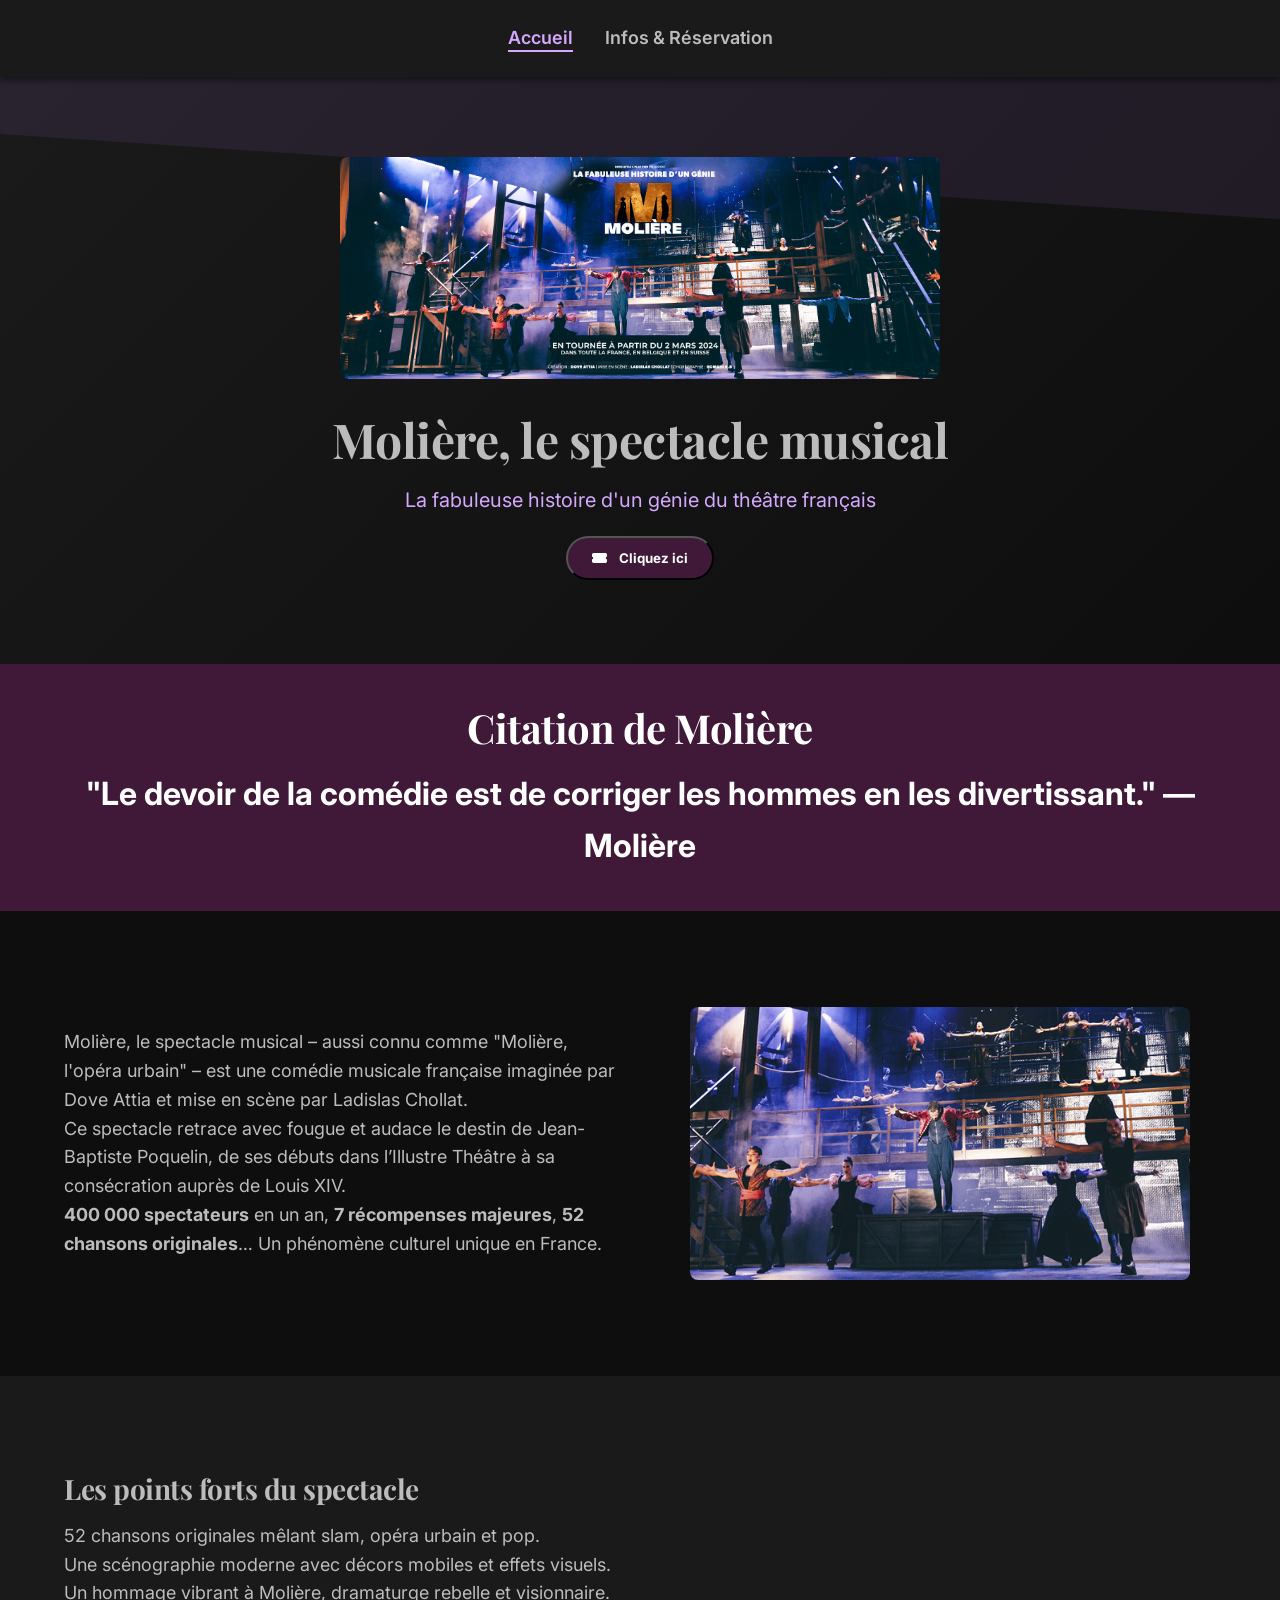
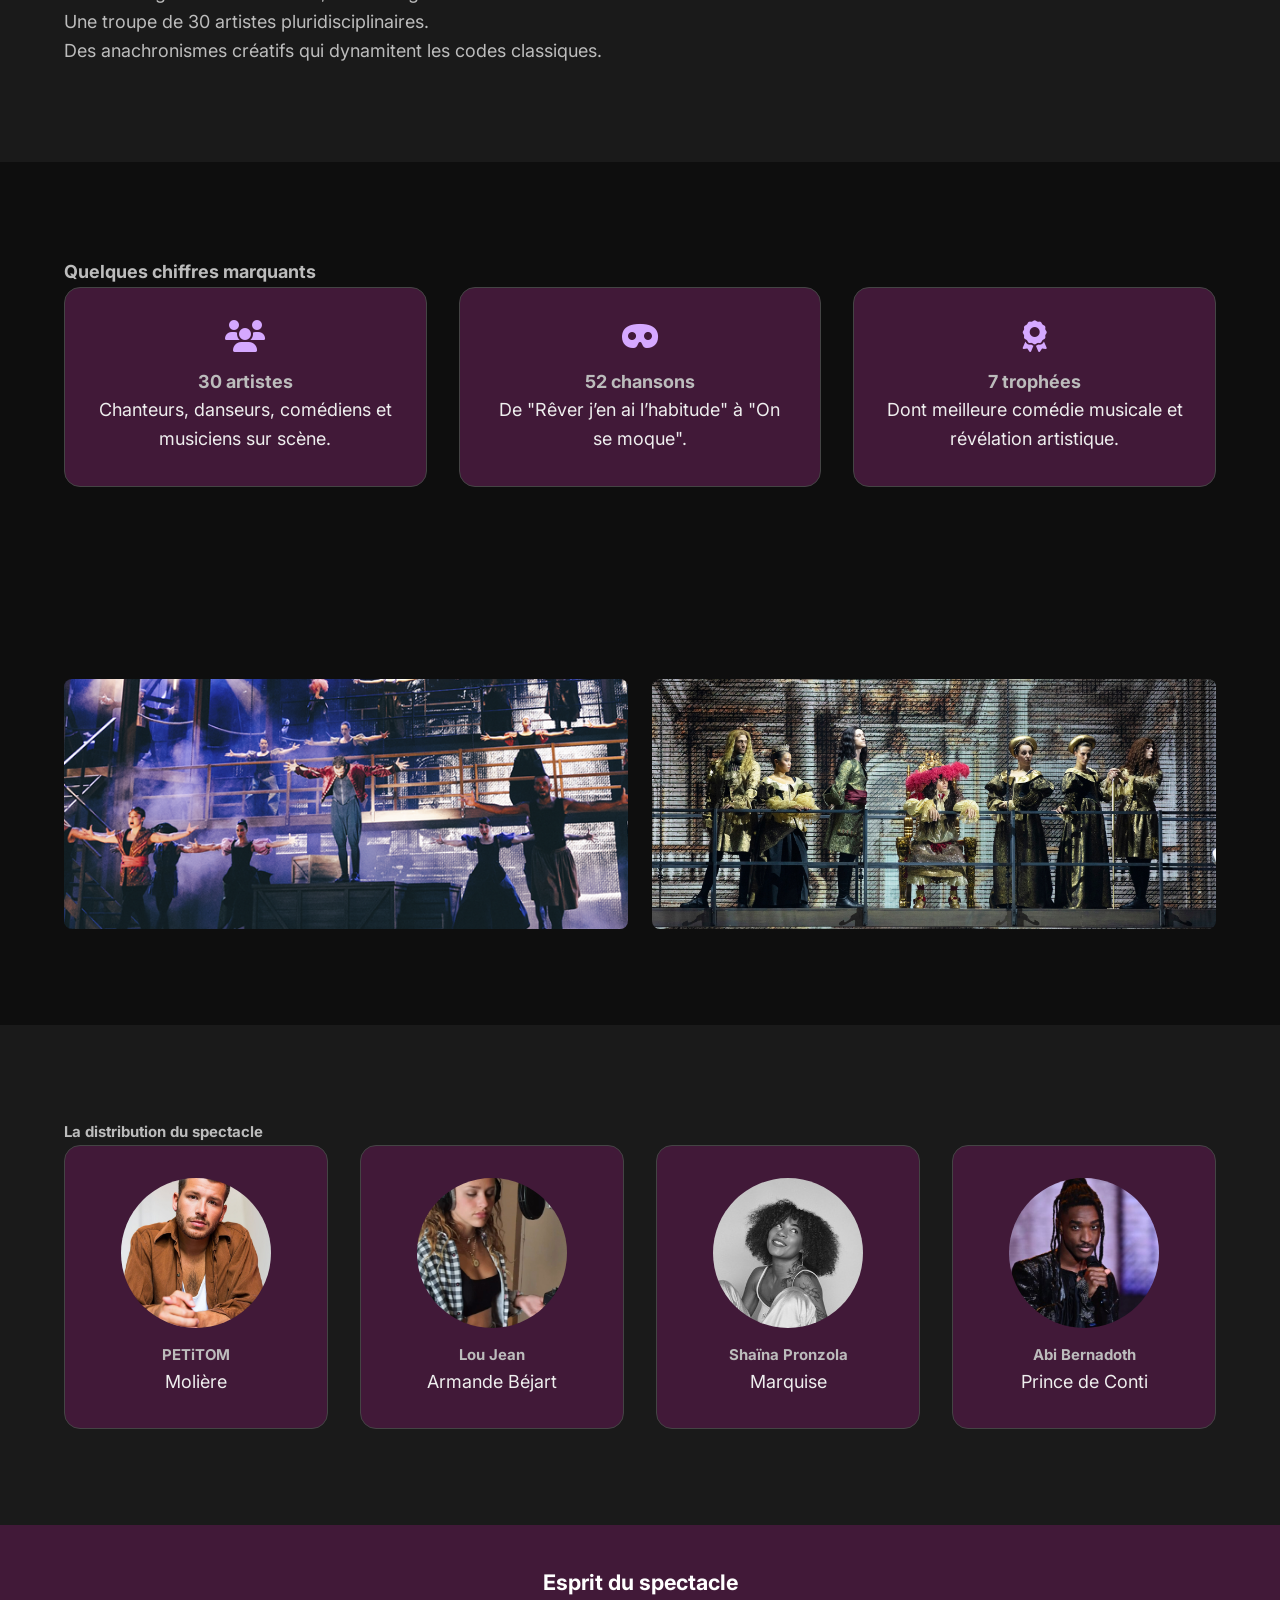
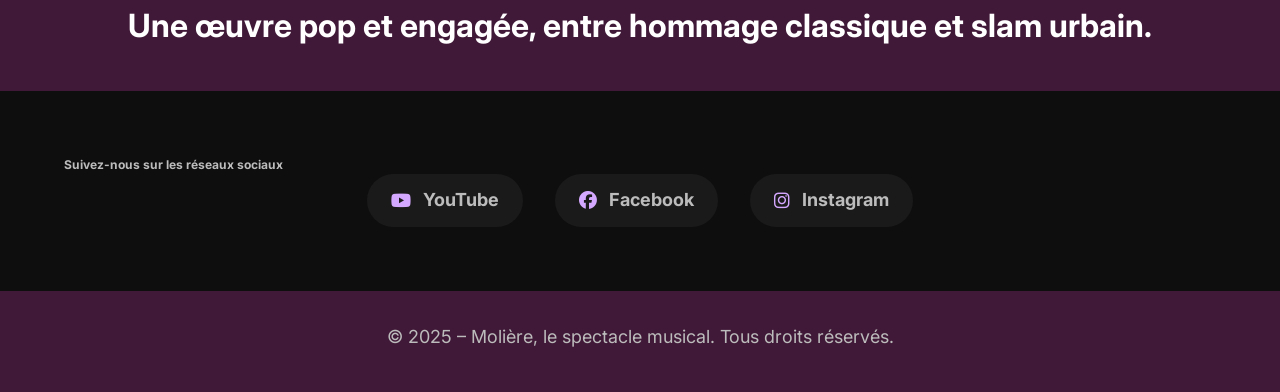
<file: index.html>
<!DOCTYPE html>
<html lang="fr">
  <head>
    <meta charset="UTF-8" />
    <meta name="viewport" content="width=device-width, initial-scale=1.0" />
    <title>Accueil – Molière, le spectacle musical</title>

    <link
      href="https://fonts.googleapis.com/css2?family=Inter:wght@400;600;700&family=Playfair+Display:wght@700&display=swap"
      rel="stylesheet"
    />

    <link rel="stylesheet" href="style.css" />
    <link
      rel="stylesheet"
      href="https://cdnjs.cloudflare.com/ajax/libs/font-awesome/6.4.0/css/all.min.css"
    />
  </head>

  <body>
    <div class="navbar">
      <div class="nav-container">
        <div>
          <a href="index.html" class="active" aria-current="page">Accueil</a>
        </div>
        <div>
          <a href="infos.html">Infos & Réservation</a>
        </div>
      </div>
    </div>

    <main id="contenu">
      <!-- Section Héros -->
      <div class="hero" role="banner">
        <div class="svg-decoration">
          <svg viewBox="0 0 1440 320" focusable="false">
            <path
              fill="#ffb347"
              fill-opacity="0.3"
              d="M0,64L1440,160L1440,0L0,0Z"
            ></path>
          </svg>
        </div>
        <div class="hero-content container">
          <img alt="en tournée a partir du 2 Mars Dans toute la france, en belgique et en suisse" src="images/moliere.png" class="hero-image" />
          <div class="hero-text">
            <h1>Molière, le spectacle musical</h1>
            <p>La fabuleuse histoire d'un génie du théâtre français</p>
            <button class="btn" aria-label="Réserver mes places">
              <i class="fas fa-ticket-alt" alt="Icône billet"></i>
              <span>Cliquez ici</span>
            </a>
          </div>
        </div>
      </div>

      <!-- Citation -->
      <div class="bandeau-citation">
        <h2 id="titre-citation">Citation de Molière</h2>
        <p>
          "Le devoir de la comédie est de corriger les hommes en les
          divertissant." — Molière
        </p>
      </div>

      <!-- Présentation du spectacle -->
      <section
        class="section-intro"
        role="region"
        aria-labelledby="titre-intro"
      >
        <div class="container grid grid-2">
          <div>
            <title id="titre-intro">
              </h3> Présentation du spectacle : Molière, rockstar du Grand Siècle </h3>
            </title>
            <p>
              Molière, le spectacle musical – aussi connu comme "Molière,
              l'opéra urbain" – est une comédie musicale française imaginée par
              Dove Attia et mise en scène par Ladislas Chollat.
            </p>
            <p>
              Ce spectacle retrace avec fougue et audace le destin de
              Jean-Baptiste Poquelin, de ses débuts dans l’Illustre Théâtre à sa
              consécration auprès de Louis XIV.
            </p>
            <p>
              <strong>400 000 spectateurs</strong> en un an,
              <strong>7 récompenses majeures</strong>,
              <strong>52 chansons originales</strong>… Un phénomène culturel
              unique en France.
            </p>
          </div>
          <img
            src="images/scene1.png"
            alt=""
            class="section-image"
          />
        </div>
      </section>

      <!-- Points forts -->
      <div
        class="section-intro alt-bg"
        role="region"
        aria-labelledby="titre-points"
      >
        <div class="container">
          <h3 id="titre-points">Les points forts du spectacle</h3>
          <p>52 chansons originales mêlant slam, opéra urbain et pop.</p>
          <p>Une scénographie moderne avec décors mobiles et effets visuels.</p>
          <p>
            Un hommage vibrant à Molière, dramaturge rebelle et visionnaire.
          </p>
          <p>Une troupe de 30 artistes pluridisciplinaires.</p>
          <p>Des anachronismes créatifs qui dynamitent les codes classiques.</p>
        </div>
      </div>

      <!-- Chiffres clés -->
      <section
        class="section-chiffres"
        role="region"
        aria-labelledby="titre-chiffres"
      >
        <div class="container">
          <h4 id="titre-chiffres">Quelques chiffres marquants</h4>
          <div class="cards">
            <div class="card">
              <i class="fas fa-users" alt="Icône utilisateurs"></i>
              <h4>30 artistes</h4>
              <p>Chanteurs, danseurs, comédiens et musiciens sur scène.</p>
            </div>
            <div class="card">
              <i class="fas fa-mask" alt="Icône masque"></i>
              <h4>52 chansons</h4>
              <p>De "Rêver j’en ai l’habitude" à "On se moque".</p>
            </div>
            <div class="card">
              <i class="fas fa-award" aria-hidden="true"></i>
              <h4>7 trophées</h4>
              <p>Dont meilleure comédie musicale et révélation artistique.</p>
            </div>
          </div>
        </div>
      </section>

      <!-- Galerie -->
      <section
        class="section-intro"
        role="region"
        aria-labelledby="titre-galerie"
      >
        <div class="container">
          <title id="titre-galerie">Galerie photos du spectacle</title>
          <div class="gallery">
            <img src="images/scene1.png" alt=""/>
            <img src="images/scene2.jpg" alt="" />
          </div>
        </div>
      </section>

      <!-- Distribution -->
      <section
        class="section-intro alt-bg"
        role="region"
        aria-labelledby="titre-distribution"
      >
        <div class="container">
          <h5 id="titre-distribution">La distribution du spectacle</h5>
          <div class="cards">
            <div class="card">
              <img
                src="images/petitom.jpg"
                alt="Portrait de PETiTOM, interprète de Molière"
              />
              <h5>PETiTOM</h5>
              <p>Molière</p>
            </div>
            <div class="card">
              <img
                src="images/loujean.png"
                alt="Portrait de Lou Jean, interprète d'Armande Béjart"
              />
              <h5>Lou Jean</h5>
              <p>Armande Béjart</p>
            </div>
            <div class="card">
              <img
                src="images/shaina.jpeg"
                alt="Portrait de Shaïna Pronzola, interprète de Marquise"
              />
              <h5>Shaïna Pronzola</h5>
              <p>Marquise</p>
            </div>
            <div class="card">
              <img
                src="images/abi.jpg"
                alt="Portrait d’Abi Bernadoth, interprète du Prince de Conti"
              />
              <h5>Abi Bernadoth</h5>
              <p>Prince de Conti</p>
            </div>
          </div>
        </div>
      </section>

      <!-- Bandeau storytelling -->
      <div class="bandeau-citation">
        <h6 id="titre-story">Esprit du spectacle</h6>
        <p>Une œuvre pop et engagée, entre hommage classique et slam urbain.</p>
      </div>

      <!-- Réseaux sociaux -->
      <section
        class="section-reseaux"
        role="region"
        aria-labelledby="titre-reseaux"
      >
        <div class="container">
          <h6 id="titre-reseaux">Suivez-nous sur les réseaux sociaux</h6>
          <div class="reseaux-links">
            <a
              href="https://www.youtube.com/channel/UCc5t5wb25TAO4bCA1d8yMrQ"
              target="_blank"
              rel="noopener noreferrer"
              aria-label="Chaîne YouTube officielle du spectacle Molière"
            >
              <i class="fab fa-youtube" alt="Icône YouTube"></i> YouTube
            </a>
            <a
              href="https://www.facebook.com/moliereloperaurbain/?locale=fr_FR"
              target="_blank"
              rel="noopener noreferrer"
              aria-label="Page Facebook officielle du spectacle Molière"
            >
              <i class="fab fa-facebook" alt="Icône Facebook"></i> Facebook
            </a>
            <a
              href="https://www.instagram.com/molierelespectaclemusical/"
              target="_blank"
              rel="noopener noreferrer"
              aria-label="Profil Instagram du spectacle Molière"
            >
              <i class="fab fa-instagram" alt="Icône Instagram"></i> Instagram
            </a>
          </div>
        </div>
      </section>
    </main>

    <div class="footer">
      <div class="container">
        <p>
          &copy; 2025 – Molière, le spectacle musical. Tous droits réservés.
        </p>
      </div>
    </div>
  </body>
</html>
</file>
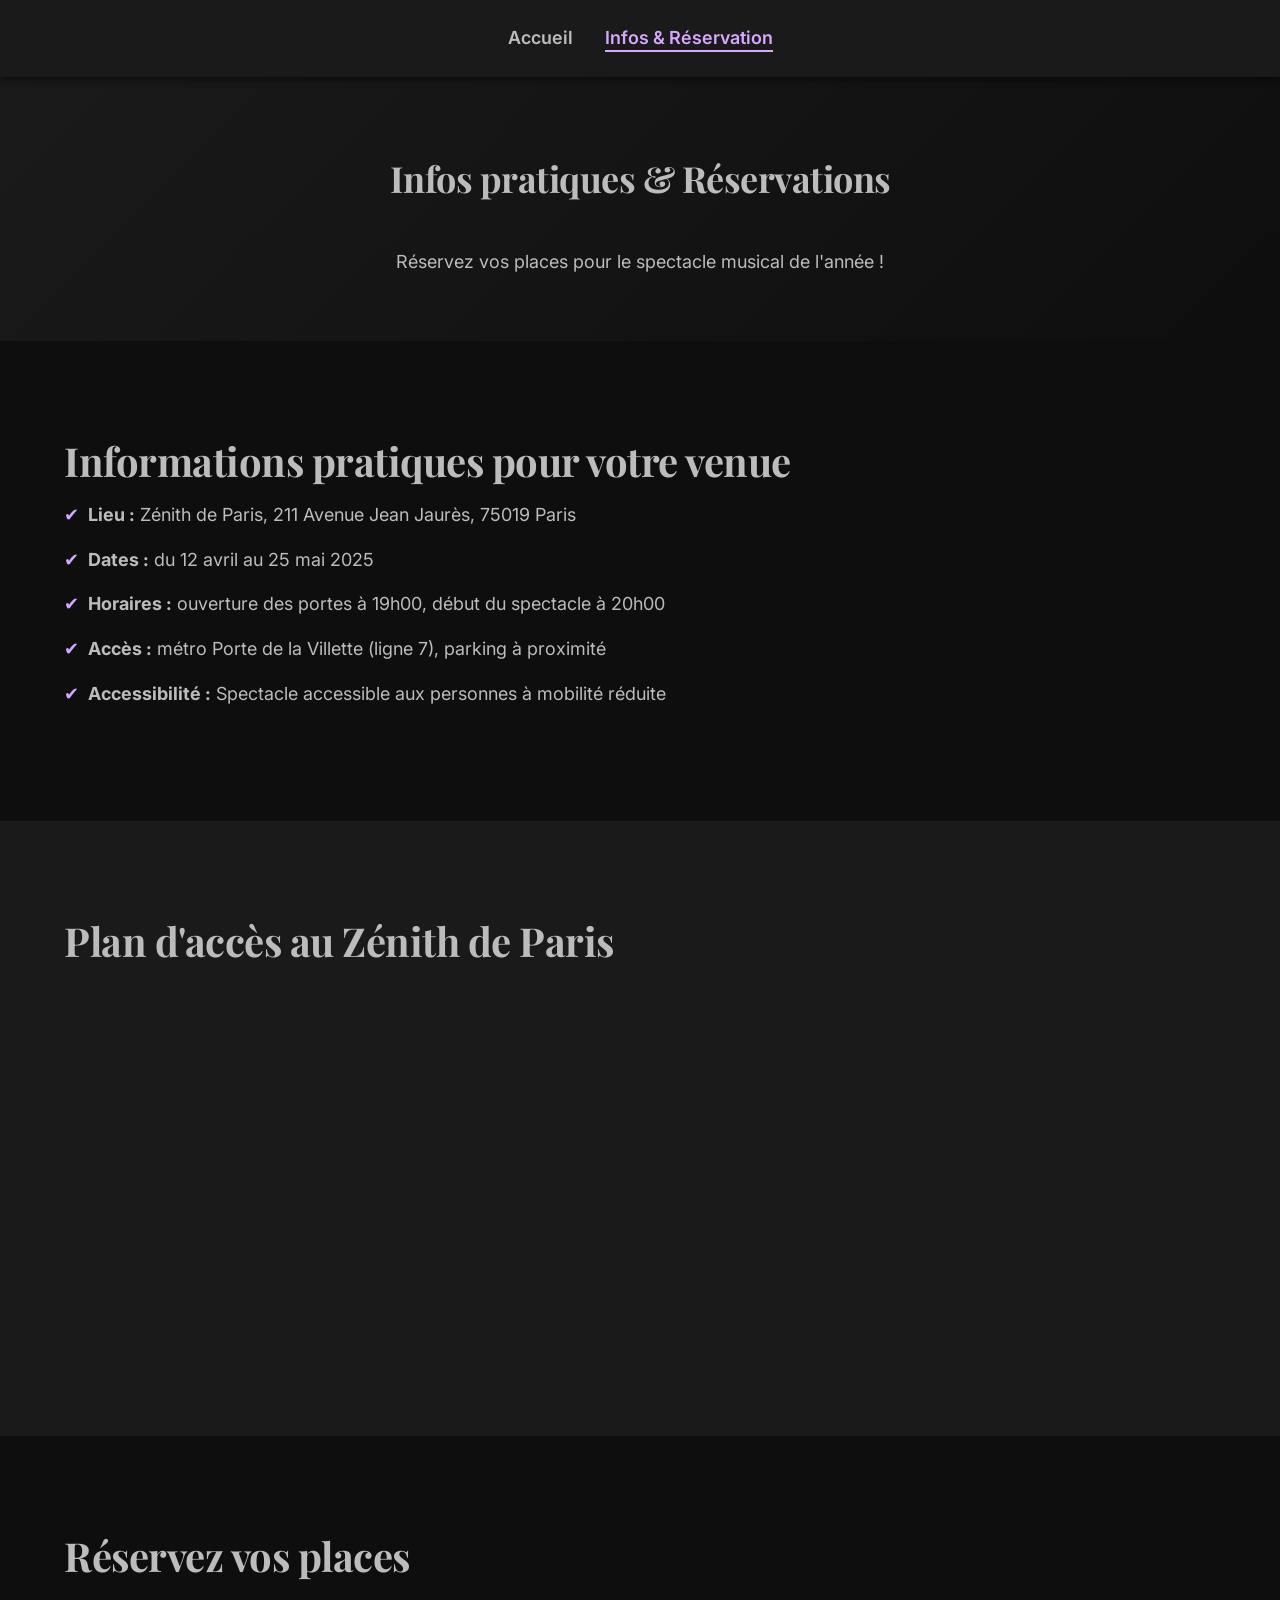
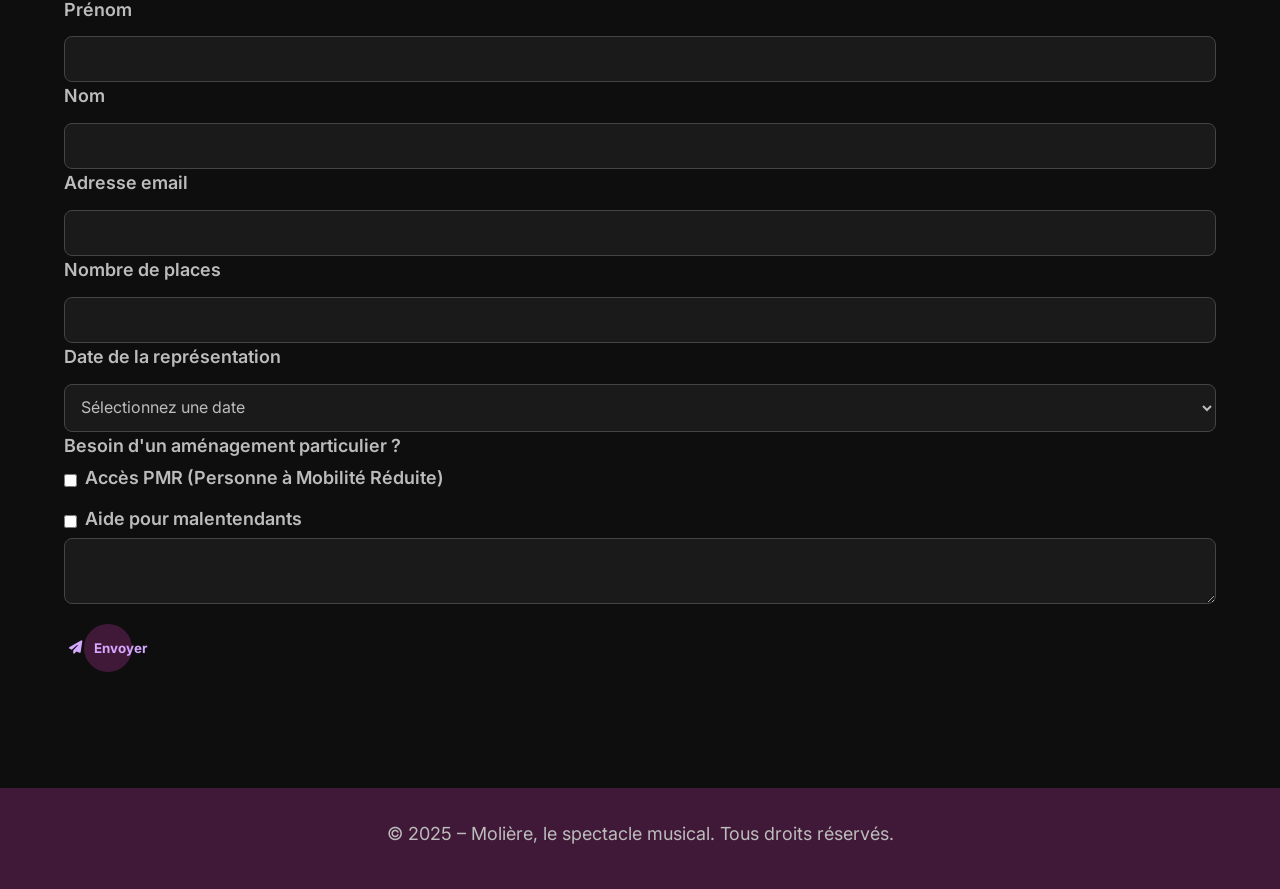
<file: infos.html>
<!DOCTYPE html>
<html lang="fr">
  <head>
    <meta charset="UTF-8" />
    <meta name="viewport" content="width=device-width, initial-scale=1.0" />
    <title>Infos & Réservation – Molière, le spectacle musical</title>

    <link
      href="https://fonts.googleapis.com/css2?family=Inter:wght@400;600;700&family=Playfair+Display:wght@700&display=swap"
      rel="stylesheet"
    />

    <link rel="stylesheet" href="style.css" />
    <link
      rel="stylesheet"
      href="https://cdnjs.cloudflare.com/ajax/libs/font-awesome/6.4.0/css/all.min.css"
      crossorigin="anonymous"
    />
  </head>
  <body>
    <div class="navbar">
      <div class="nav-container">
        <div>
          <a href="index.html">Accueil</a>
        </div>
        <div>
          <a href="infos.html" class="active" aria-current="page"
            >Infos & Réservation</a
          >
        </div>
      </div>
    </div>

    <main id="contenu">
      <!-- En-tête -->
      <header class="hero" role="banner">
        <div class="hero-content container">
          <h1>Infos pratiques & Réservations</h1>
          <p>Réservez vos places pour le spectacle musical de l'année !</p>
        </div>
      </header>

      <!-- Section Infos pratiques -->
      <section
        class="section-intro"
        role="region"
        aria-labelledby="titre-infos"
      >
        <div class="container">
          <h2 id="titre-infos">Informations pratiques pour votre venue</h2>
          <ul class="list-points">
            <li>
              <strong>Lieu :</strong> Zénith de Paris, 211 Avenue Jean Jaurès,
              75019 Paris
            </li>
            <li><strong>Dates :</strong> du 12 avril au 25 mai 2025</li>
            <li>
              <strong>Horaires :</strong> ouverture des portes à 19h00, début du
              spectacle à 20h00
            </li>
            <li>
              <strong>Accès :</strong> métro Porte de la Villette (ligne 7),
              parking à proximité
            </li>
            <li>
              <strong>Accessibilité :</strong> Spectacle accessible aux
              personnes à mobilité réduite
            </li>
          </ul>
        </div>
      </section>

      <!-- Carte d'accès -->
      <section
        class="section-intro alt-bg"
        role="region"
        aria-labelledby="titre-carte"
      >
        <div class="container">
          <h2 id="titre-carte">Plan d'accès au Zénith de Paris</h2>
          <iframe
            src="https://www.google.com/maps/embed?pb=!1m18!1m12!1m3!1d2624.999893892238!2d2.388149315674998!3d48.89751557929109!2m3!1f0!2f0!3f0!3m2!1i1024!2i768!4f13.1!3m3!1m2!1s0x47e66d9d9b0ec9f3%3A0x2b5c5c6db71d93fd!2sZ%C3%A9nith%20Paris%20-%20La%20Villette!5e0!3m2!1sfr!2sfr!4v1616088277517!5m2!1sfr!2sfr"
            width="100%"
            height="350"
            style="border: 0"
            allowfullscreen
            loading="lazy"
            title="Carte du Zénith de Paris"
            tabindex="-1"
          ></iframe>
        </div>
      </section>

      <!-- Formulaire de réservation -->
      <div class="section-intro">
        <div class="container">
          <h2>Réservez vos places</h2>

          <div>
            <div class="form-group">
                <label for="prenom">Prénom</label>
                <input type="text" id="prenom" name="prenom" aria-label="Entrée votre prénom" />
            </div>

            <div class="form-group">
              <label for="nom">Nom</label>
              <input type="text" id="nom" name="nom" aria-label="Entrez votre nom" />
            </div>

            <div class="form-group">
              <label for="email">Adresse email</label>
              <input type="email" id="email" name="email" aria-label="Entrez votre adresse email" />
            </div>

            <div class="form-group">
              <label for="places">Nombre de places</label>
              <input type="number" id="places" name="places" aria-label="Entrez le nombre de places souhaitées" />
            </div>

            <div class="form-group">
              <label for="date">Date de la représentation</label>
              <select id="date" name="date" aria-label="Sélectionnez la date de la représentation">
              <option>Sélectionnez une date</option>
              <option>12 avril 2025 - Nantes</option>
              <option>19 avril 2025 - Dijon</option>
              <option>26 avril 2025 - Floirac</option>
              <option>17 mai 2025 - Toulouse</option>
              <option>23-25 mai 2025 - Lille</option>
              <option>21-22 juin 2025 - Caen</option>
              </select>
            </div>

            <fieldset class="form-group">
              <legend>Besoin d'un aménagement particulier ?</legend>
              <div>
                <input
                  type="checkbox"
                  id="pmr"
                  name="accessibilite[]"
                  value="pmr"
                />
                <label for="pmr">Accès PMR (Personne à Mobilité Réduite)</label>
              </div>
              <div>
                <input
                  type="checkbox"
                  id="malentendant"
                  name="accessibilite[]"
                  value="malentendant"
                />
                <label for="malentendant">Aide pour malentendants</label>
              </div>
            </fieldset>

            <div class="form-group">
              <textarea name="message" placeholder="Votre message" aria-label="Entrée votre message"> </textarea>
            </div>

            <button class="btn">
              <i class="fas fa-paper-plane" aria-hidden="true"></i> Envoyer
            </button>
          </div>
        </div>
      </div>
    </main>

    <div class="footer">
      <div class="container">
        <p>
          &copy; 2025 – Molière, le spectacle musical. Tous droits réservés.
        </p>
      </div>
    </div>
  </body>
</html>
</file>
<file: style.css>
:root {
  --color-bg: #0e0e0e;
  --color-text: #bcbcbc;
  --color-secondary-text: #eeeeee;
  --color-accent: #d5a8ff;
  --color-accent-bg: #411938;
  --color-accent-light: #d6a3ff;
  --color-card-bg: #1a1a1a;
  --color-hover-bg: #411938;
  --color-focus-outline: #c17dff;
  --color-bandeau-bg: #411938;
  --color-bandeau-text: #fff;
  --color-footer-bg: #411938;
  --color-svg: #c17dff;
  --color-focus-bg: transparent;
}

/* RESET + BASE */
*,
*::before,
*::after {
  margin: 0;
  padding: 0;
  box-sizing: border-box;
}

html {
  scroll-behavior: smooth;
  font-size: 100%;
}

body {
  background-color: var(--color-bg);
  color: var(--color-text);
  font-family: "Inter", Arial, sans-serif;
  line-height: 1.6;
  font-size: 1.125rem;
}

/* Typo titres */
h1,
h2,
h3 {
  line-height: 1.2;
  letter-spacing: -0.5px;
  margin-bottom: 1rem;
  font-family: "Playfair Display", serif;
  font-weight: 700;
}

h2 {
  font-size: 2.5rem;
}

h3 {
  font-size: 1.75rem;
}

a {
  color: var(--color-text);
  text-decoration: none;
  transition: color 0.3s ease;
}

a:focus,
a:hover {
  background-color: var(--color-focus-bg);
}

a:focus-visible {
  outline: 3px solid var(--color-focus-outline);
  outline-offset: 4px;
  background-color: var(--color-focus-bg);
}

img {
  max-width: 100%;
  height: auto;
  display: block;
  border-radius: 0.5rem;
  object-fit: cover;
}

/* CONTAINER */
.container {
  width: 90%;
  max-width: 1200px;
  margin: 0 auto;
}

/* NAVBAR */
.navbar {
  background-color: var(--color-card-bg);
  padding: 1.5rem 0;
  position: sticky;
  top: 0;
  z-index: 1000;
  box-shadow: 0 4px 6px rgba(0, 0, 0, 0.4);
}

.nav-container {
  display: flex;
  justify-content: center;
  gap: 2rem;
}

.navbar a {
  font-size: 1.125rem;
  font-weight: 600;
  position: relative;
}

.navbar a::after {
  content: "";
  position: absolute;
  width: 0%;
  height: 2px;
  background: var(--color-accent);
  left: 0;
  bottom: -4px;
  transition: width 0.3s ease;
}

.navbar a:hover::after,
.navbar a.active::after {
  width: 100%;
}

.navbar a.active {
  color: var(--color-accent);
}

/* HERO */
.hero {
  background: linear-gradient(135deg, var(--color-card-bg), var(--color-bg));
  padding: 5rem 0 4rem 0;
  position: relative;
  overflow: hidden;
  text-align: center;
}

.svg-decoration {
  position: absolute;
  top: 0;
  left: 0;
  width: 100%;
  opacity: 0.3;
  pointer-events: none;
}

.svg-decoration path {
  fill: var(--color-svg);
}

.hero-content {
  position: relative;
  z-index: 1;
  display: flex;
  flex-direction: column;
  align-items: center;
  gap: 2rem;
}

.hero-image {
  max-width: 600px;
  width: 100%;
}

.hero-text h1 {
  font-size: 3rem;
}

.hero-text p {
  font-size: 1.25rem;
  color: var(--color-accent);
}

/* BOUTONS */
.btn {
  display: inline-flex;
  align-items: center;
  gap: 0.75rem;
  background-color: var(--color-accent-bg);
  color: var(--color-bandeau-text);
  padding: 0.75rem 1.5rem;
  border-radius: 50px;
  font-weight: bold;
  transition: background 0.3s ease;
  font-family: "Inter", sans-serif;
  margin: 20px;
}

.btn:hover,
.btn:focus {
  background-color: var(--color-accent-light);
  color: var(--color-bandeau-text);
  outline: none;
  outline-offset: 0;
}

/* BANDEAUX */
.bandeau-citation,
.bandeau-story {
  background-color: var(--color-bandeau-bg);
  color: var(--color-bandeau-text);
  text-align: center;
  padding: 2.5rem;
  font-weight: bold;
  font-size: 2rem;
}

.bandeau-citation p,
.bandeau-story p {
  text-align: center;
}

/* SECTIONS */
.section-intro {
  padding: 6rem 0;
}

.section-chiffres {
  padding: 6rem 0;
}

.alt-bg {
  background-color: var(--color-card-bg);
}

.section-intro img.section-image {
  width: 100%;
  max-width: 500px;
  margin: 0 auto;
  display: block;
}

/* GRID SYSTEM */
.grid-2 {
  display: grid;
  grid-template-columns: 1fr 1fr;
  gap: 3rem;
  align-items: center;
}

@media (max-width: 768px) {
  .grid-2 {
    grid-template-columns: 1fr;
    text-align: center;
  }
}

/* LISTES */
.list-points {
  list-style: none;
  padding: 0;
}

.list-points li {
  position: relative;
  padding-left: 1.5rem;
  margin-bottom: 1rem;
}

.list-points li::before {
  content: "✔";
  position: absolute;
  left: 0;
  color: var(--color-accent);
}

/* CARDS */
.cards {
  display: grid;
  grid-template-columns: repeat(auto-fit, minmax(250px, 1fr));
  gap: 2rem;
}

.card {
  background-color: var(--color-hover-bg);
  padding: 2rem;
  border-radius: 1rem;
  text-align: center;
  transition: transform 0.3s ease, background 0.3s ease;
  border: 1px solid #444;
  display: flex;
  flex-direction: column;
  align-items: center;
  height: 100%;
}

.card img {
  width: 150px;
  height: 150px;
  object-fit: cover;
  border-radius: 50%;
  margin-bottom: 1rem;
}

.card i {
  font-size: 2rem;
  margin-bottom: 1rem;
  color: var(--color-accent);
}

.card:hover,
.card:focus-within {
  transform: translateY(-5px);
  background-color: #444;
}

.card h3 {
  margin-bottom: 0.5rem;
  font-family: "Playfair Display", serif;
}

.card p {
  color: var(--color-secondary-text);
  font-family: "Inter", sans-serif;
}

/* GALLERY */
.gallery {
  display: grid;
  grid-template-columns: repeat(auto-fit, minmax(300px, 1fr));
  gap: 1.5rem;
  align-items: center;
}

.gallery img {
  width: 100%;
  height: 250px;
  object-fit: cover;
  border-radius: 0.5rem;
}

/* RESEAUX SOCIAUX */
.section-reseaux {
  padding: 4rem 0;
}

.section-reseaux h3 {
  text-align: center;
}

.reseaux-links {
  display: flex;
  flex-wrap: wrap;
  justify-content: center;
  gap: 2rem;
}

.reseaux-links a {
  display: inline-flex;
  align-items: center;
  gap: 0.75rem;
  background-color: var(--color-card-bg);
  padding: 0.75rem 1.5rem;
  border-radius: 50px;
  font-weight: bold;
  transition: background 0.3s ease, transform 0.3s ease;
}

.reseaux-links a i {
  color: var(--color-accent);
}

.reseaux-links a:hover,
.reseaux-links a:focus {
  background-color: var(--color-hover-bg);
  transform: translateY(-2px);
  outline: 3px solid var(--color-focus-outline);
  outline-offset: 4px;
}

/* FOOTER */
.footer {
  background-color: var(--color-footer-bg);
  padding: 2rem 0;
  text-align: center;
  color: var(--color-text);
}

.footer p {
  margin-bottom: 0.5rem;
}

/* FORMULAIRE */

.form-reservation {
  display: flex;
  flex-direction: column;
  gap: 1.5rem;
  margin-top: 2rem;
}

.form-group,
fieldset.form-group {
  display: flex;
  flex-direction: column;
  gap: 0.5rem;
}

.form-group label,
fieldset.form-group legend {
  font-weight: 600;
  font-family: "Inter", sans-serif;
  margin-bottom: 0.25rem;
}

input[type="text"],
input[type="email"],
input[type="number"],
select,
textarea {
  width: 100%;
  padding: 0.75rem;
  border-radius: 0.5rem;
  border: 1px solid #444;
  background-color: var(--color-card-bg);
  color: var(--color-text);
  font-family: "Inter", sans-serif;
  font-size: 1rem;
}

fieldset.form-group {
  border: none;
  padding: 0;
  margin: 0;
}

fieldset.form-group div {
  display: flex;
  align-items: center;
  gap: 0.5rem;
}

fieldset.form-group input[type="checkbox"] {
  width: auto;
  height: auto;
}

textarea {
  resize: vertical;
}

.section-intro input::placeholder,
.section-intro textarea::placeholder {
  color: var(--color-secondary-text);
}

.section-intro input:focus,
.section-intro select:focus,
.section-intro textarea:focus {
  outline: 3px solid var(--color-focus-outline);
  background-color: var(--color-card-bg);
}

.section-intro .btn {
  display: inline-flex;
  align-items: center;
  justify-content: center;
  background-color: var(--color-accent-bg);
  color: var(--color-accent);
  padding: 0.75rem;
  border-radius: 50%;
  width: 3rem;
  height: 3rem;
  border: none;
  cursor: pointer;
  transition: background 0.3s ease;
}

.section-intro .btn:hover,
.section-intro .btn:focus {
  background-color: var(--color-accent);
  outline:  3px solid var(--color-focus-outline);
}

/* Responsive */
@media (max-width: 768px) {
  h2 {
    font-size: 2rem;
  }

  .hero-text h1 {
    font-size: 2.2rem;
  }

  .hero-image {
    max-width: 90%;
  }

  .navbar ul {
    gap: 1rem;
    flex-wrap: wrap;
  }

  .form-reservation {
    gap: 1rem;
  }

  button[type="submit"] {
    width: 100%;
    justify-content: center;
  }
}
</file>
